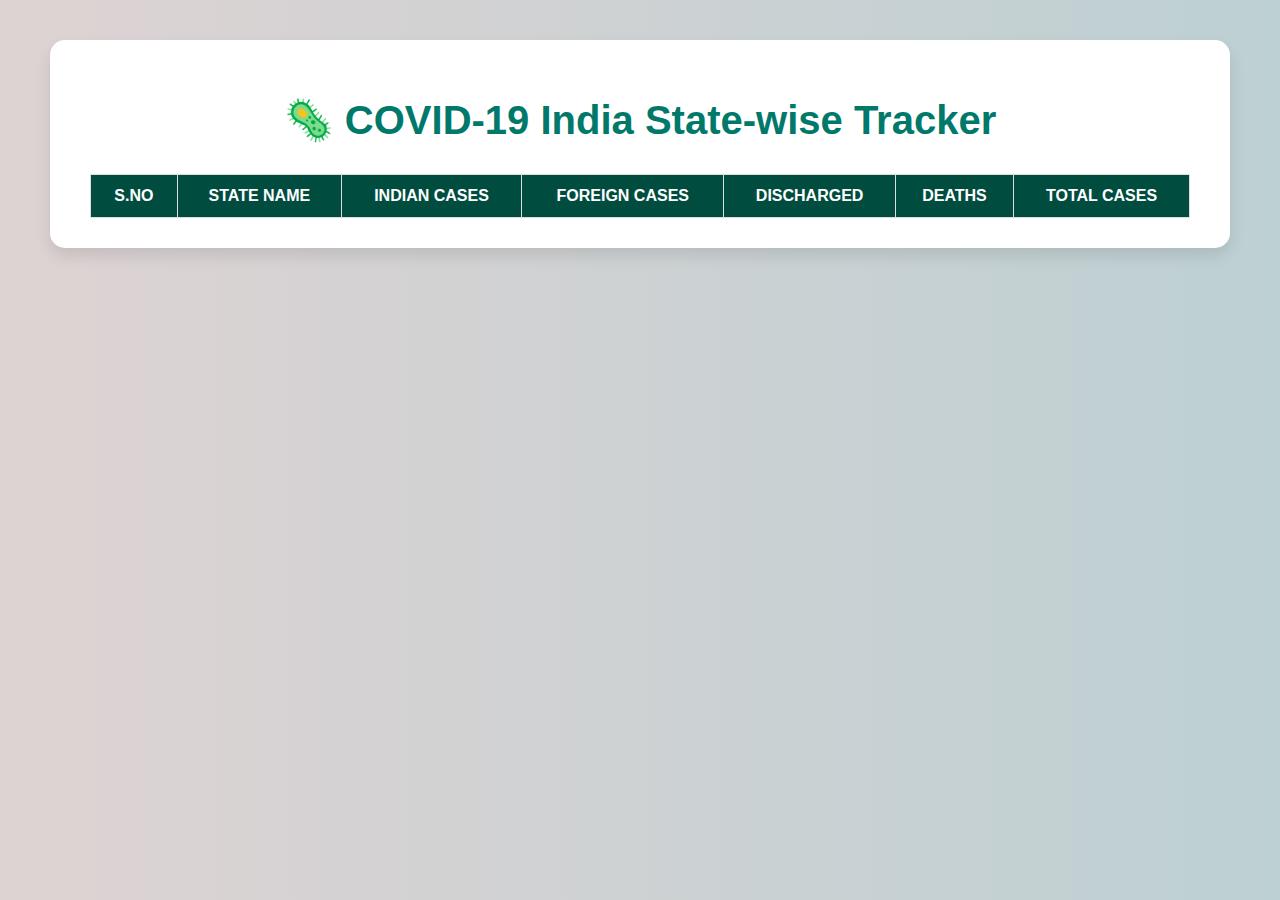
<file: COVID-19/index.html>
<!DOCTYPE html>
<html lang="en">
<head>
  <meta charset="UTF-8" />
  <meta name="viewport" content="width=device-width, initial-scale=1.0"/>
  <title>COVID-19 Tracker India</title>
  <link rel="stylesheet" href="style.css">
</head>
<body>
  <div class="container">
    <h1>🦠 COVID-19 India State-wise Tracker</h1>
    <table id="covidTable">
      <thead>
        <tr>
          <th>S.No</th>
          <th>State Name</th>
          <th>Indian Cases</th>
          <th>Foreign Cases</th>
          <th>Discharged</th>
          <th>Deaths</th>
          <th>Total Cases</th>
        </tr>
      </thead>
      <tbody id="tableBody"></tbody>
    </table>
  </div>

  <script src="covid.js"></script>
</body>
</html>
</file>
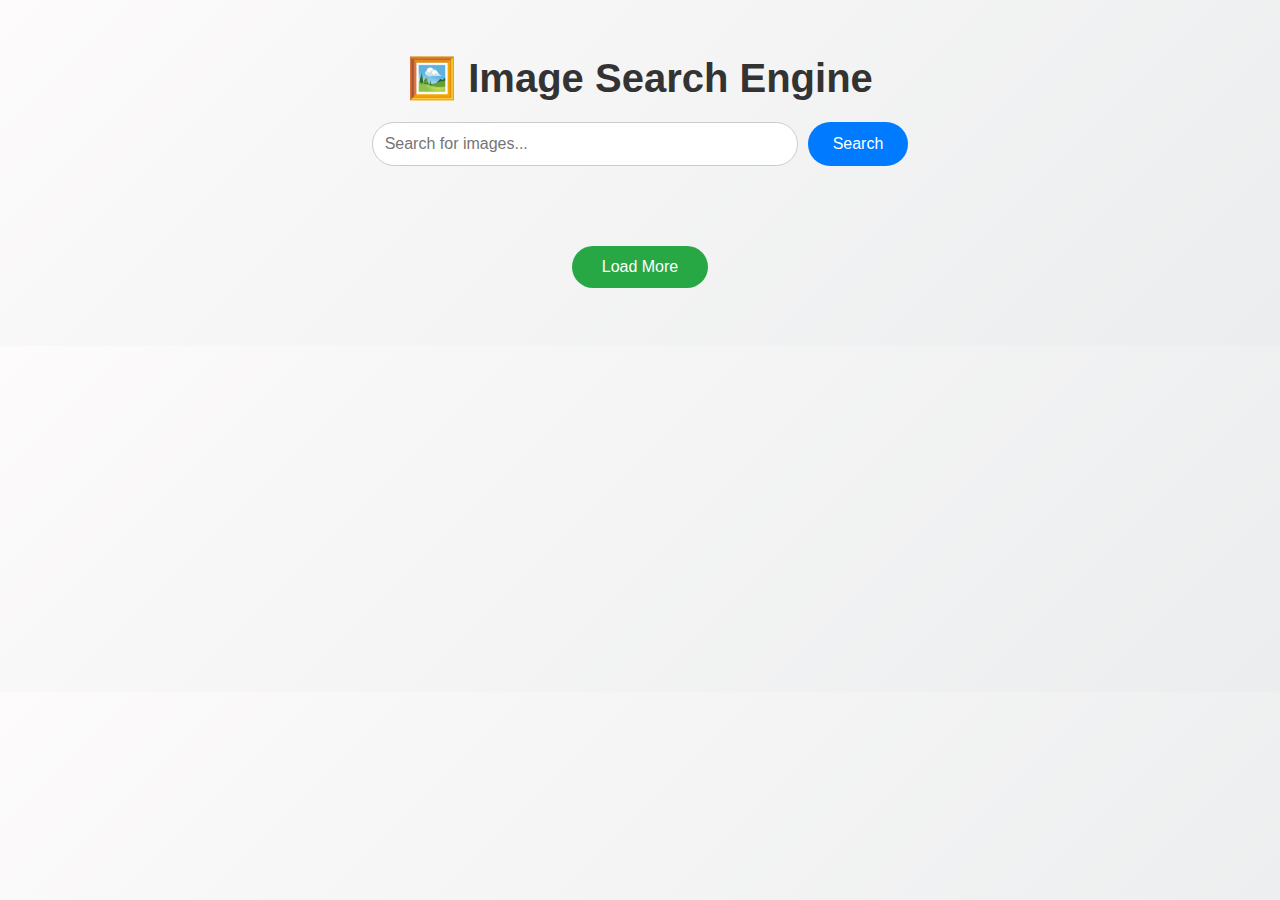
<file: Image Search Engine/index.html>
<!DOCTYPE html>
<html lang="en">
<head>
  <meta charset="UTF-8" />
  <meta name="viewport" content="width=device-width, initial-scale=1.0"/>
  <title>Image Search Engine</title>
  <link rel="stylesheet" href="sytle.css">
</head>
<body>
  <div class="container">
    <h1>🖼️ Image Search Engine</h1>
    <div class="search-bar">
      <input type="text" id="searchInput" placeholder="Search for images..." />
      <button id="searchBtn">Search</button>
    </div>
    <div id="imageContainer" class="image-grid"></div>
    <button id="loadMoreBtn" class="hidden">Load More</button>
  </div>
  <script src="Image.js"></script>
</body>
</html>
</file>
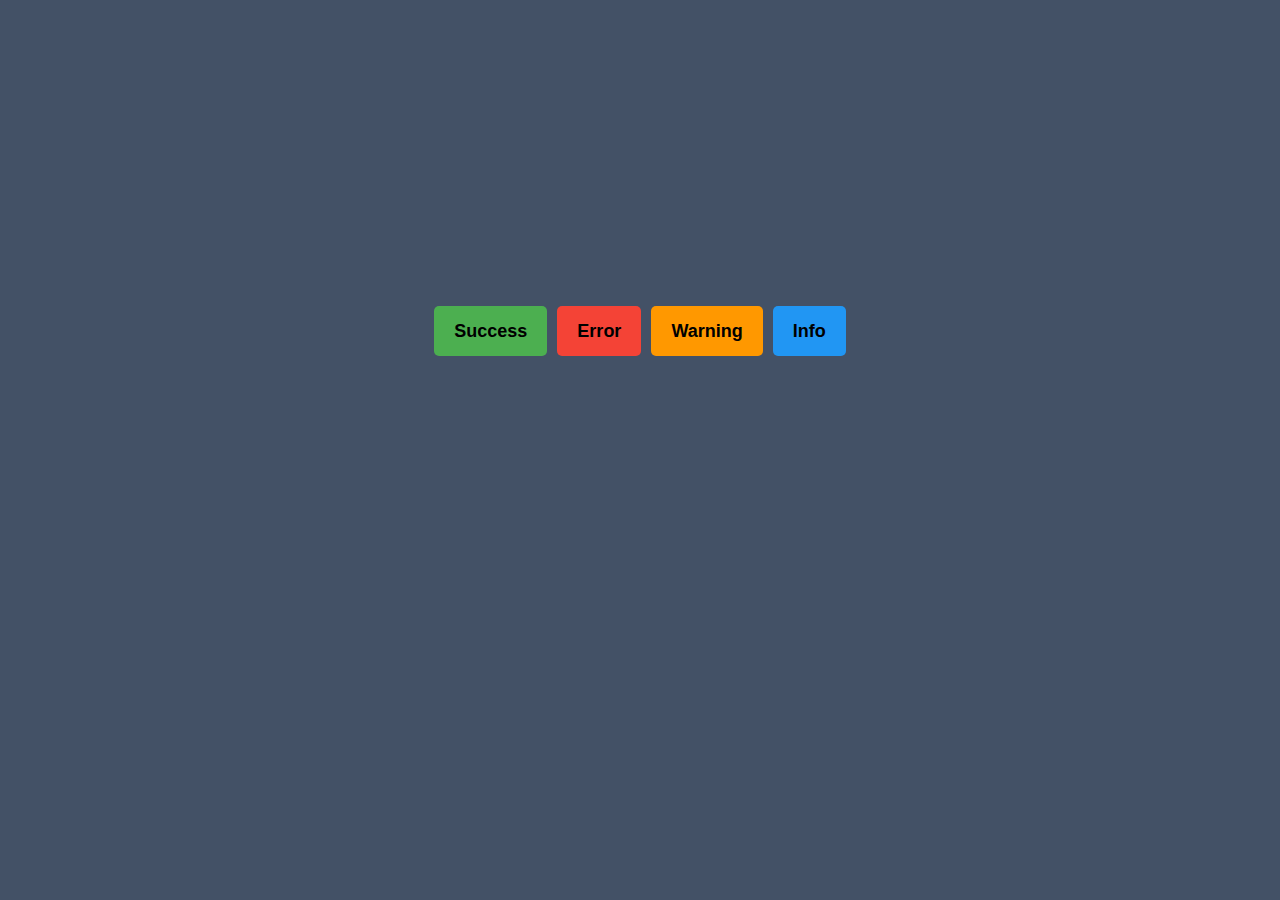
<file: notification app/index.html>
<!DOCTYPE html>
<html lang="en">
<head>
  <meta charset="UTF-8" />
  <meta name="viewport" content="width=device-width, initial-scale=1.0"/>
  <title>Toast Notifications</title>
  <link rel="stylesheet" href="style.css">
</head>
<body>
  <div class="buttons">
    <button onclick="showToast('success')">Success</button>
    <button onclick="showToast('error')">Error</button>
    <button onclick="showToast('warning')">Warning</button>
    <button onclick="showToast('info')">Info</button>
  </div>

  <div id="toast-container"></div>

  <script src="notification.js"></script>
</body>
</html>
</file>
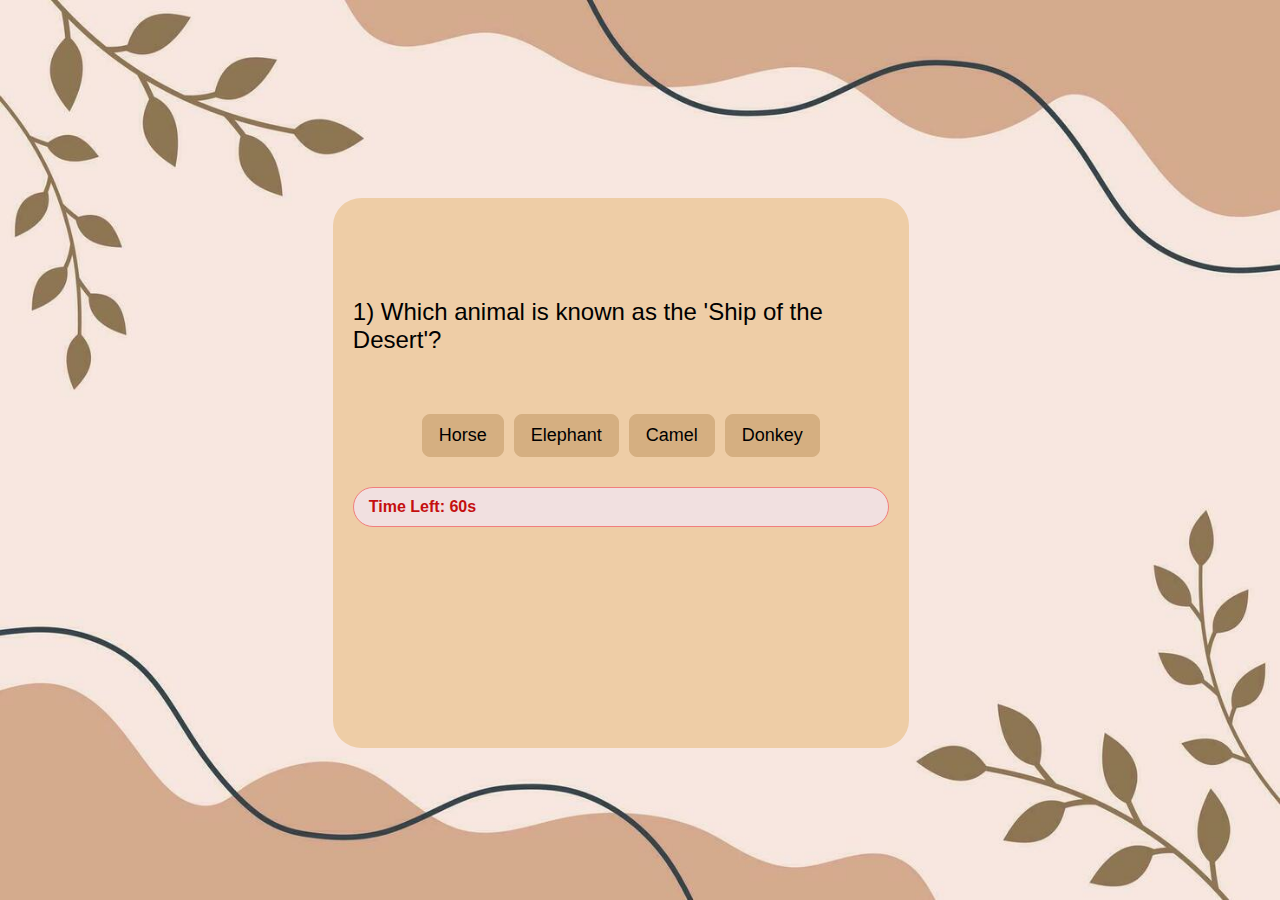
<file: Quiz App/index.html>
<!DOCTYPE html>
<html lang="en">
<head>
    <meta charset="UTF-8">
    <meta name="viewport" content="width=device-width, initial-scale=1.0">
    <title>Document</title>
    <link rel="stylesheet" href="style.css">
    <script src="https://code.jquery.com/jquery-3.6.0.min.js"></script>
</head>
<body>
    <div class="container">
        <img src="image/background.jpg">
        
        <div class="box">
            <div class="quiz-area">
                <div id="quetext" class="question"></div>
                <div id="options" class="options"></div>
                <div id="anstext" class="answer"></div>
                <div id="timer" class="timer"></div>
            </div>
        </div>
    </div>

    <script src="mcq.js"></script>
</body>
</html>
</file>
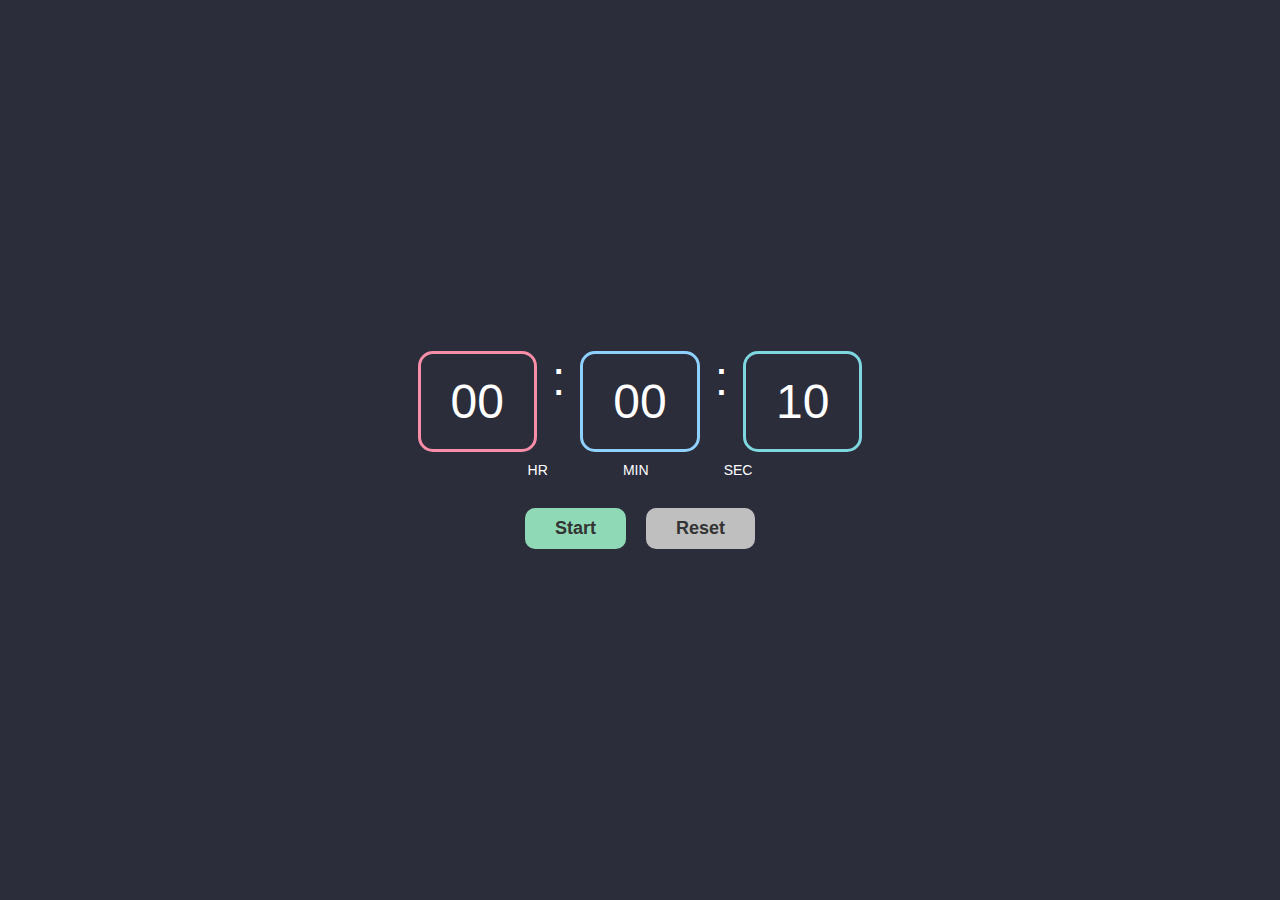
<file: stopwatch app/index.html>
<!DOCTYPE html>
<html lang="en">
<head>
  <meta charset="UTF-8" />
  <meta name="viewport" content="width=device-width, initial-scale=1.0"/>
  <title>Countdown Timer</title>
  <link rel="stylesheet" href="style.css" />
</head>
<body>
  <div class="timer-container">
    <div class="time-box" id="hours">00</div>
    <span>:</span>
    <div class="time-box" id="minutes">00</div>
    <span>:</span>
    <div class="time-box" id="seconds">10</div>
  </div>

  <div class="labels">
    <span>HR</span><span>MIN</span><span>SEC</span>
  </div>

  <div class="buttons">
    <button onclick="startTimer()">Start</button>
    <button onclick="resetTimer()">Reset</button>
  </div>

  <script src="watch.js"></script>
</body>
</html>
</file>
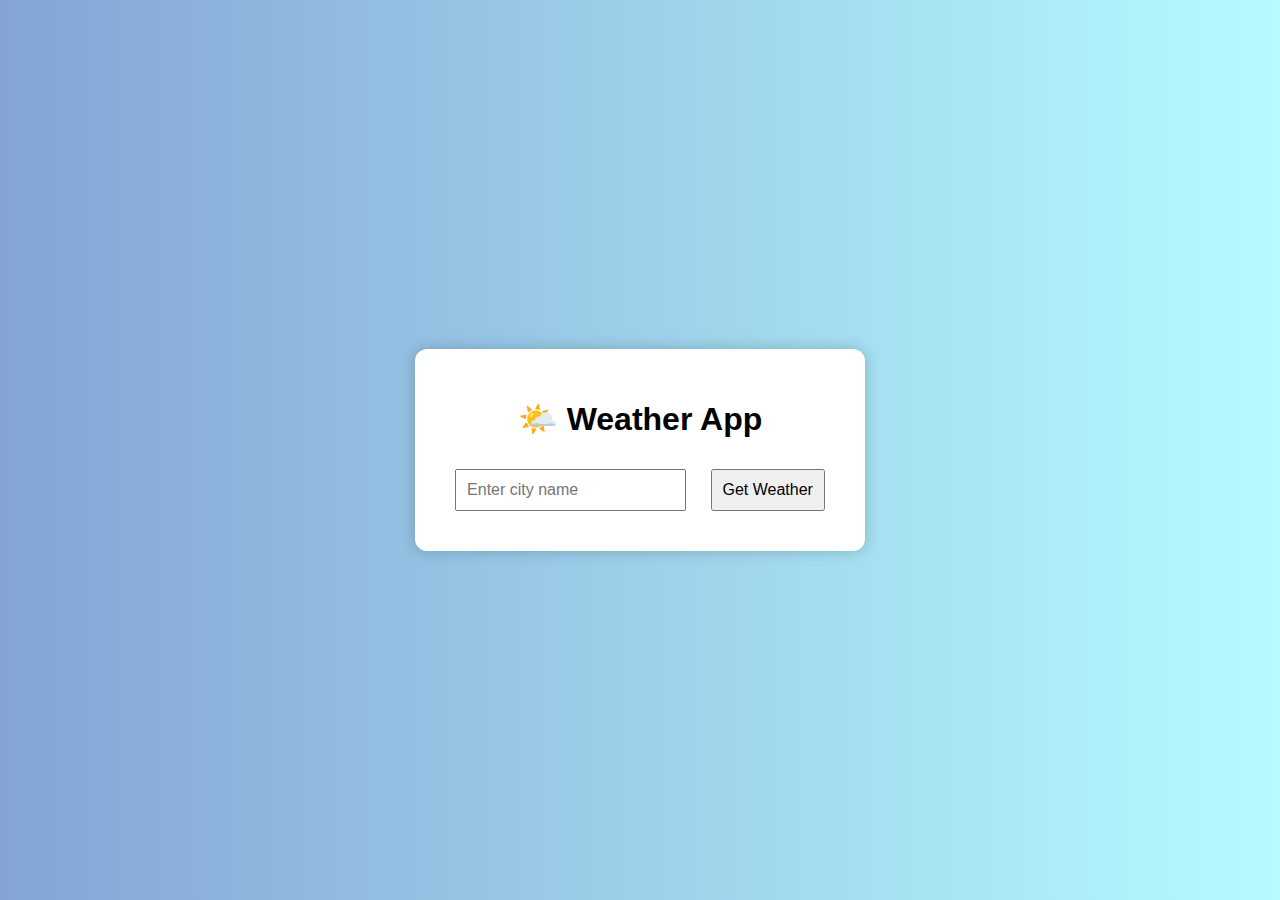
<file: Weather App/index.html>
<!DOCTYPE html>
<html lang="en">
<head>
  <meta charset="UTF-8" />
  <meta name="viewport" content="width=device-width, initial-scale=1.0"/>
  <title>Weather App</title>
  <link rel="stylesheet" href="style.css" />
</head>
<body>
  <div class="weather-container">
    <h1>🌤️ Weather App</h1>
    <input type="text" id="cityInput" placeholder="Enter city name" />
    <button id="getWeather">Get Weather</button>
    <div id="weatherResult" class="hidden">
      <h2 id="cityName"></h2>
      <p><strong>Temperature:</strong> <span id="temp"></span>°C</p>
      <p><strong>Humidity:</strong> <span id="humidity"></span>%</p>
      <p><strong>Wind Speed:</strong> <span id="wind"></span> m/s</p>
      <p><strong>Weather:</strong> <span id="description"></span></p>
    </div>
  </div>
  <script src="https://cdnjs.cloudflare.com/ajax/libs/jquery/3.7.1/jquery.min.js"></script>
  <script src="Weather.js"></script>
</body>
</html>
</file>
<file: COVID-19/style.css>
body 
{
    font-family: 'Segoe UI', Tahoma, Geneva, Verdana, sans-serif;
    background: linear-gradient(to right, #ded3d3, #bdd0d3);
    margin: 0;
}
.container 
{
    max-width: 1100px;
    margin: 40px auto;
    background: #ffffff;
    padding: 30px 40px;
    border-radius: 15px;
    box-shadow: 0 8px 16px rgba(0, 0, 0, 0.1);
}
h1
{
    text-align: center;
    color: #00796b;
    margin-bottom: 30px;
    font-size: 40px;
}
table 
{
    width: 100%;
    border-collapse: collapse;
    font-size: 16px;
}
thead 
{
    background-color: #004d40;
    color: white;
    text-transform: uppercase;
}
th, td 
{
    padding: 12px 15px;
    text-align: center;
    border: 1px solid #ddd;
}
tbody tr:nth-child(even) 
{
    background-color: #f0f0f0;
}
tbody tr:hover 
{
    background-color: #97c2bf;
    transition: background-color 0.3s ease-in-out;
    cursor: pointer;
}
@media (max-width: 768px) 
{
    table, thead, tbody, th, td, tr 
    {
      display: block;
    }
  
    thead 
    {
      display: none;
    }
  
    tbody tr 
    {
      margin-bottom: 20px;
      border: 1px solid #ccc;
      border-radius: 8px;
      padding: 10px;
    }
  
    td 
    {
      position: relative;
      padding-left: 50%;
      text-align: left;
      border: none;
      border-bottom: 1px solid #eee;
    }
  
    td::before 
    {
      content: attr(data-label);
      position: absolute;
      left: 15px;
      top: 10px;
      font-weight: bold;
      color: #555;
    }
}
</file>
<file: Image Search Engine/sytle.css>
body {
    font-family: 'Segoe UI', sans-serif;
    background: linear-gradient(135deg, #fdfbfb 0%, #ebedee 100%);
    padding: 20px;
    color: #333;
  }
  
  .container {
    text-align: center;
    max-width: 1100px;
    margin: 0 auto;
  }
  
  h1 {
    margin-bottom: 20px;
    font-size: 2.5rem;
    color: #333;
  }
  
  .search-bar {
    display: flex;
    flex-wrap: wrap;
    justify-content: center;
    gap: 10px;
    margin-bottom: 30px;
  }
  
  input, select {
    padding: 12px;
    border: 1px solid #ccc;
    border-radius: 25px;
    font-size: 16px;
    width: 60%;
    max-width: 400px;
    transition: 0.3s ease;
  }
  
  input:focus, select:focus {
    outline: none;
    border-color: #777;
  }
  
  button {
    padding: 12px 25px;
    font-size: 16px;
    border: none;
    border-radius: 25px;
    background-color: #007BFF;
    color: white;
    cursor: pointer;
    transition: background 0.3s ease;
  }
  
  button:hover {
    background-color: #0056b3;
  }
  
  .image-grid {
    display: grid;
    grid-template-columns: repeat(auto-fit, minmax(250px, 1fr));
    gap: 20px;
    padding: 10px;
  }
  
  .image-grid .image-card {
    position: relative;
    overflow: hidden;
    border-radius: 15px;
    box-shadow: 0 6px 15px rgba(0,0,0,0.1);
    background-color: white;
    transition: transform 0.3s ease;
  }
  
  .image-grid .image-card img {
    width: 100%;
    height: auto;
    display: block;
    transition: transform 0.3s ease;
  }
  
  .image-card:hover {
    transform: translateY(-5px);
  }
  
  .image-card:hover img {
    transform: scale(1.05);
  }
  
  .image-card::after {
    content: '';
    position: absolute;
    top: 0; left: 0;
    width: 100%; height: 100%;
    background: linear-gradient(to top, rgba(0, 0, 0, 0.4), transparent);
    opacity: 0;
    transition: opacity 0.3s ease;
  }
  
  .image-card:hover::after {
    opacity: 1;
  }
  
  .hidden {
    display: none;
  }
  
  #loadMoreBtn {
    margin: 30px auto;
    display: block;
    padding: 12px 30px;
    font-size: 16px;
    border-radius: 25px;
    background-color: #28a745;
    color: white;
    transition: background 0.3s ease;
  }
  
  #loadMoreBtn:hover {
    background-color: #1e7e34;
  }
</file>
<file: notification app/style.css>
*
{
    margin: 0%;
    padding: 0%;
    box-sizing: border-box;
}
body 
{
    font-family: Arial, sans-serif;
    background: #435166;
    color: #fff;
    display: flex;
    flex-direction: column;
    align-items: center;
    padding-top: 50px;
}
  
.buttons 
{
    display: flex;
    align-items: center;
    gap: 10px;
    margin-top: 20%;
}
  
button 
{
    padding: 10px 20px;
    border: none;
    border-radius: 5px;
    cursor: pointer;
    font-weight: bold;
    height: 50px;
    font-size: large;
}
  
  button:nth-child(1) { background-color: #4CAF50; }
  button:nth-child(2) { background-color: #f44336; }
  button:nth-child(3) { background-color: #ff9800; }
  button:nth-child(4) { background-color: #2196F3; }
  
#toast-container
{
    position: fixed;
    top: 20px;
    right: 20px;
    z-index: 1000;
}
  
.toast
{
    display: flex;
    align-items: center;
    background-color: #333;
    color: #fff;
    padding: 15px 20px;
    margin-bottom: 10px;
    border-radius: 8px;
    box-shadow: 0 4px 12px rgba(0,0,0,0.3);
    animation: slideIn 0.5s, fadeOut 0.5s 2.5s forwards;
}
  
  .toast.success { border-left: 6px solid #4CAF50; }
  .toast.error { border-left: 6px solid #f44336; }
  .toast.warning { border-left: 6px solid #ff9800; }
  .toast.info { border-left: 6px solid #2196F3; }
  
  @keyframes slideIn 
  {
    from { transform: translateX(100%); opacity: 0; }
    to { transform: translateX(0); opacity: 1; }
  }
  
  @keyframes fadeOut 
  {
    to { opacity: 0; transform: translateX(100%); }
  }
</file>
<file: Quiz App/style.css>
* {
    margin: 0;
    padding: 0;
    box-sizing: border-box;
}
body, html 
{
    height: 100%;
    font-family: Arial, sans-serif;
}

.container 
{
    position: relative;
    width: 100%;
    height: 100vh;
    overflow: hidden;
}

.container img 
{
    height: 100%;
    width: 100%;
    z-index: -1;
}

.box 
{
    width: 45%;
    height: 550px;
    position: absolute;
    top: 22%;
    left: 26%;
    padding: 20px;
    border-radius: 5%;
    background-color: #eecda6;
}

.question 
{
    font-size: 24px;
    margin-top: 80px;
    position: relative;
    color: #000000;
    display: flex;
    justify-content: center;
}

.options 
{
    display: flex;
    justify-content: center;
    gap: 10px;
    margin-top: 60px;
}

.option-btn {
    padding: 10px 16px;
    border: 1px solid #d5af81;
    border-radius: 8px;
    font-size: 18px;
    color: #000000;
    background-color:  #d5af81;
    transition: background 1ms;
    cursor: pointer;
}

.option-btn:hover 
{
    background-color:  #ffc175;
}

.answer 
{
    margin-top: 30px;
    font-size: 22px;
    font-weight: bold;
}

.timer 
{
    margin-bottom: -40%;
    font-size: 16px;
    font-weight: bold;
    color: rgb(197, 15, 15);
    border: 1px solid rgb(241, 126, 126);
    background-color: rgb(241, 224, 224);
    padding: 10px 15px;
    border-radius: 20px;
    box-sizing: 20px;
}
</file>
<file: stopwatch app/style.css>
*
{
    margin: 0%;
    padding: 0%;
    box-sizing: border-box;
}
body 
{
    background-color: #2b2d3b;
    font-family: 'Segoe UI', sans-serif;
    color: white;
    display: flex;
    flex-direction: column;
    align-items: center;
    justify-content: center;
    height: 100vh;
}
  
.timer-container
{
    display: flex;
    font-size: 48px;
    gap: 15px;
    margin-bottom: 10px;
}
  
.time-box
{
    padding: 20px 30px;
    border: 3px solid;
    border-radius: 15px;
    min-width: 80px;
    text-align: center;
}
  
#hours { border-color: #f78da7; }
#minutes { border-color: #8ed1fc; }
#seconds { border-color: #7ed6df; }
  
.labels
{
    display: flex;
    justify-content: space-around;
    width: 300px;
    font-size: 14px;
    margin-bottom: 30px;
}
.buttons 
{
    display: flex;
    gap: 20px;
}
button
{
    padding: 10px 30px;
    font-size: 18px;
    border: none;
    border-radius: 10px;
    cursor: pointer;
    font-weight: bold;
}
button:first-child 
{
    background-color: #8fd9b6;
    color: #333;
}
  
button:last-child 
{
    background-color: #bfbfbf;
    color: #333;
}
</file>
<file: Weather App/style.css>
body 
{
    font-family: Arial, sans-serif;
    background: linear-gradient(to right, #83a4d4, #b6fbff);
    display: flex;
    align-items: center;
    justify-content: center;
    height: 100vh;
    margin: 0;
}
.weather-container 
{
    background: white;
    padding: 30px;
    border-radius: 12px;
    text-align: center;
    box-shadow: 0 0 15px rgba(0, 0, 0, 0.2);
}
input, button 
{
    padding: 10px;
    margin: 10px;
    font-size: 16px;
}
button 
{
    cursor: pointer;
}
.hidden 
{
    display: none;
}
</file>
